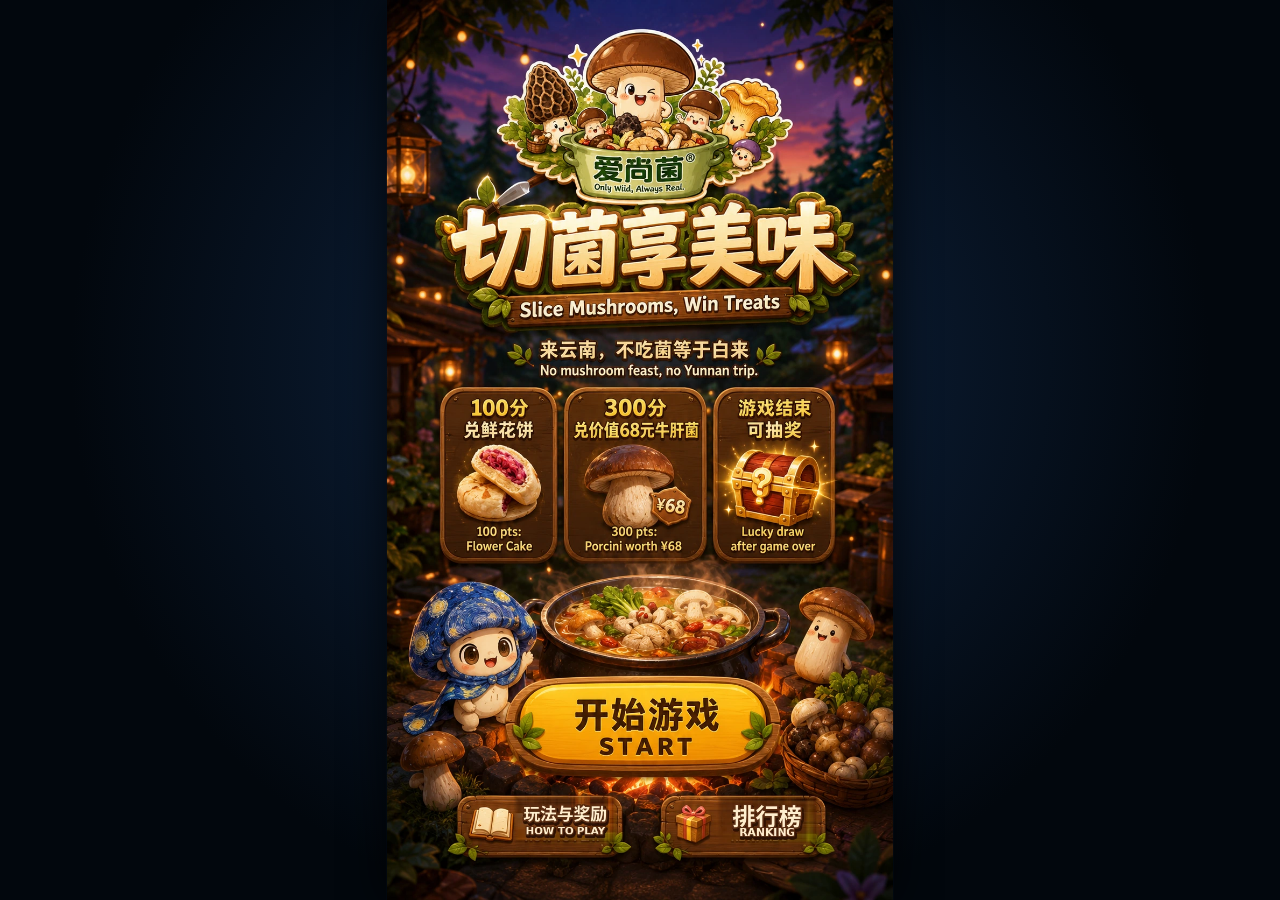
<file: index.html>
<!doctype html>
<html lang="zh-CN">
<head>
  <meta charset="utf-8" />
  <meta name="viewport" content="width=device-width,initial-scale=1,maximum-scale=1,user-scalable=no,viewport-fit=cover" />
  <meta name="theme-color" content="#081526" />
  <title>爱尚菌·切菌子享美味</title>
  <link rel="stylesheet" href="style.css" />
</head>
<body>
  <main id="app" aria-label="爱尚菌切菌子享美味小游戏">
    <section id="stage">
      <div id="loading" class="screen active loading-screen" aria-live="polite">
        <div class="loading-shade"></div>
        <div class="loading-card">
          <div class="loading-logo">爱尚菌</div>
          <div class="loading-title">切菌子享美味</div>
          <div class="loading-copy">来云南，不吃菌等于白来！</div>
          <div class="loading-bar"><i></i></div>
          <div class="loading-tip">菌子正在排队登场……</div>
        </div>
      </div>

      <div id="home" class="screen image-screen" style="--bg:url('assets/home.webp')">
        <button class="hotspot home-start" data-action="start" aria-label="开始游戏"></button>
        <button class="hotspot home-rules" data-action="rules" aria-label="玩法与奖励"></button>
        <button class="hotspot home-ranking" data-action="ranking" aria-label="排行榜"></button>
      </div>

      <div id="rules" class="screen image-screen" style="--bg:url('assets/rules.webp')">
        <button class="hotspot rules-start" data-action="start" aria-label="开始挑战"></button>
        <button class="back-pill" data-action="home" aria-label="返回首页">‹</button>
      </div>

      <div id="game" class="screen image-screen game-screen" style="--bg:url('assets/game_dynamic.webp')">
        <canvas id="gameCanvas" width="941" height="1672" aria-label="切菌游戏区域"></canvas>
        <div class="hud hud-level"><span>关卡</span><b id="hudLevel">1</b></div>
        <div class="hud hud-score"><span>分数</span><b id="hudScore">0</b></div>
        <div class="hud hud-time"><span>时间</span><b id="hudTime">0:25</b></div>
        <button class="pause-button" data-action="pause" aria-label="暂停游戏">Ⅱ</button>
        <div id="levelToast" class="level-toast"></div>
        <div id="comboToast" class="combo-toast"></div>
        <div id="poisonDance" class="poison-dance" aria-hidden="true">
          <div class="dance-mushroom">🍄</div>
          <strong>哎呀！中毒了！</strong>
          <span>蘑菇小人开始乱舞，撑住！</span>
        </div>
        <div id="pausePanel" class="modal hidden">
          <div class="wood-modal compact">
            <h2>游戏暂停</h2>
            <p>好菌不会跑，稳住再切。</p>
            <button data-action="resume">继续游戏</button>
            <button class="secondary" data-action="home">返回首页</button>
          </div>
        </div>
        <div id="levelPanel" class="modal hidden">
          <div class="wood-modal">
            <h2 id="levelPanelTitle">过关成功！</h2>
            <p id="levelPanelText">你又切对了一波云南好菌！</p>
            <dl>
              <div><dt>本关得分</dt><dd id="roundScore">0</dd></div>
              <div><dt>累计得分</dt><dd id="totalScore">0</dd></div>
              <div><dt>当前头衔</dt><dd id="currentTitle">菌子小白</dd></div>
            </dl>
            <button id="levelDrawButton" class="is-hidden" data-action="draw">立即抽奖</button>
            <button id="continueButton" data-action="continue">继续闯关</button>
          </div>
        </div>
      </div>

      <div id="result" class="screen image-screen result-screen result-restored" style="--bg:url('assets/result_partial.webp')">
        <div class="result-score-live" id="resultScore" aria-label="本局得分">0</div>
        <div id="resultStatus" class="result-status-live" aria-label="闯关结果">
          <span class="result-laurel result-laurel-left" aria-hidden="true"></span>
          <span class="result-status-copy">
            <strong id="resultStatusCn">挑战完成</strong>
            <em id="resultStatusEn">Challenge Complete</em>
          </span>
          <span class="result-laurel result-laurel-right" aria-hidden="true"></span>
        </div>

        <div id="flowerRewardBadge" class="reward-state-badge reward-flower locked" aria-live="polite">
          <strong>未中奖</strong><span>NOT YET　🔒</span>
        </div>
        <div id="mushroomRewardBadge" class="reward-state-badge reward-mushroom locked" aria-live="polite">
          <strong>未中奖</strong><span>NOT YET　🔒</span>
        </div>

        <button class="hotspot result-draw" data-action="draw" aria-label="每日抽奖"></button>
        <div id="drawStatus" class="draw-status" aria-live="polite">今日剩余 3 次</div>
        <button class="hotspot result-replay" data-action="result-action" aria-label="再玩一次"></button>
        <div id="resultClaimCode" class="result-claim-code" aria-label="领取码"></div>
        <button class="hotspot result-reward-card" data-action="claim" aria-label="查看兑奖信息"></button>
        <div id="claimPanel" class="modal hidden">
          <div class="wood-modal claim-modal">
            <h2>截图到店兑换</h2>
            <p id="claimCopy">可兑换鲜花饼 1 份。</p>
            <div class="claim-code">截图编号：<b id="claimCode">ASJ-000000</b></div>
            <small>奖品不可折现、不可转让；每位用户每项奖品限领取一次。具体以门店活动规则为准。</small>
            <button data-action="close-claim">我知道了</button>
          </div>
        </div>
      </div>

        <div id="drawPanel" class="modal hidden">
          <div class="wood-modal prize-modal">
            <div id="prizeIcon" class="prize-icon">🎁</div>
            <h2 id="drawTitle">每日幸运抽奖</h2>
            <p id="drawCopy">完成第一关后，每人每天可抽奖 3 次。</p>
            <div id="rewardCodeBox" class="code-box is-hidden">兑奖码：<b id="rewardCode">ASJ000000</b></div>
            <button id="drawCloseButton" data-action="close-draw">我知道了</button>
          </div>
        </div>
      <div id="ranking" class="screen ranking-screen">
        <div class="ranking-backdrop"></div>
        <div class="ranking-board">
          <div class="ranking-mascot" aria-hidden="true">🍄</div>
          <div class="ranking-brand">爱尚菌 · 菌子挑战赛</div>
          <h1>菌子挑战展示榜</h1>
          <div class="ranking-subtitle">MUSHROOM CHALLENGE RANKING</div>

          <div class="ranking-tabs" role="tablist" aria-label="排行榜分类">
            <button class="active" data-rank-tab="today" role="tab">今日展示榜</button>
            <button data-rank-tab="week" role="tab">本周展示榜</button>
            <button data-rank-tab="mine" role="tab">我的成绩</button>
          </div>

          <section class="ranking-panel active" data-rank-panel="today">
            <div class="ranking-prize"><b>日榜前5</b><span>展示赢100元抵扣券</span></div>
            <ol class="ranking-list">
              <li><i>1</i><span class="rank-avatar">👑</span><strong>云南菌王</strong><b>986</b></li>
              <li><i>2</i><span class="rank-avatar">🍄</span><strong>鲜味猎手</strong><b>875</b></li>
              <li><i>3</i><span class="rank-avatar">🌿</span><strong>菌菇达人</strong><b>768</b></li>
              <li><i>4</i><span class="rank-avatar">🥣</span><strong>小菌仔</strong><b>695</b></li>
              <li><i>5</i><span class="rank-avatar">🌲</span><strong>山林吃货</strong><b>642</b></li>
            </ol>
          </section>

          <section class="ranking-panel" data-rank-panel="week">
            <div class="ranking-prize"><b>周榜前3</b><span>展示赢300元抵扣券</span></div>
            <ol class="ranking-list week-list">
              <li><i>1</i><span class="rank-avatar">👑</span><strong>云南菌神</strong><b>1568</b></li>
              <li><i>2</i><span class="rank-avatar">⭐</span><strong>菌王挑战者</strong><b>1420</b></li>
              <li><i>3</i><span class="rank-avatar">🍄</span><strong>爱尚菌高手</strong><b>1288</b></li>
            </ol>
          </section>

          <section class="ranking-panel" data-rank-panel="mine">
            <div class="my-rank-card">
              <div class="my-rank-title">我的挑战成绩</div>
              <dl>
                <div><dt>本次得分</dt><dd id="myCurrentScore">0分</dd></div>
                <div><dt>最佳成绩</dt><dd id="myBestScore">0分</dd></div>
                <div><dt>当前头衔</dt><dd id="myRankTitle">菌子小白</dd></div>
                <div><dt>挑战参考排名</dt><dd id="myReferenceRank">--</dd></div>
              </dl>
              <p>再切一局，刷新你的最佳成绩！</p>
            </div>
          </section>

          <p class="ranking-note">排行榜与奖励为活动展示效果，请以门店活动规则为准。</p>
          <button class="ranking-home" data-action="home">返回首页</button>
        </div>
      </div>
    </section>
  </main>
  <script src="app.js"></script>
  <!-- 51.la 访问统计（comId=3141337） -->
  <script charset="UTF-8" id="LA_COLLECT" src="//sdk.51.la/js-sdk-pro.min.js"></script>
  <script>LA.init({ id: "3PzffqBAC9Uxqbkf", ck: "3PzffqBAC9Uxqbkf", hashMode: true });</script>
</body>
</html>
</file>
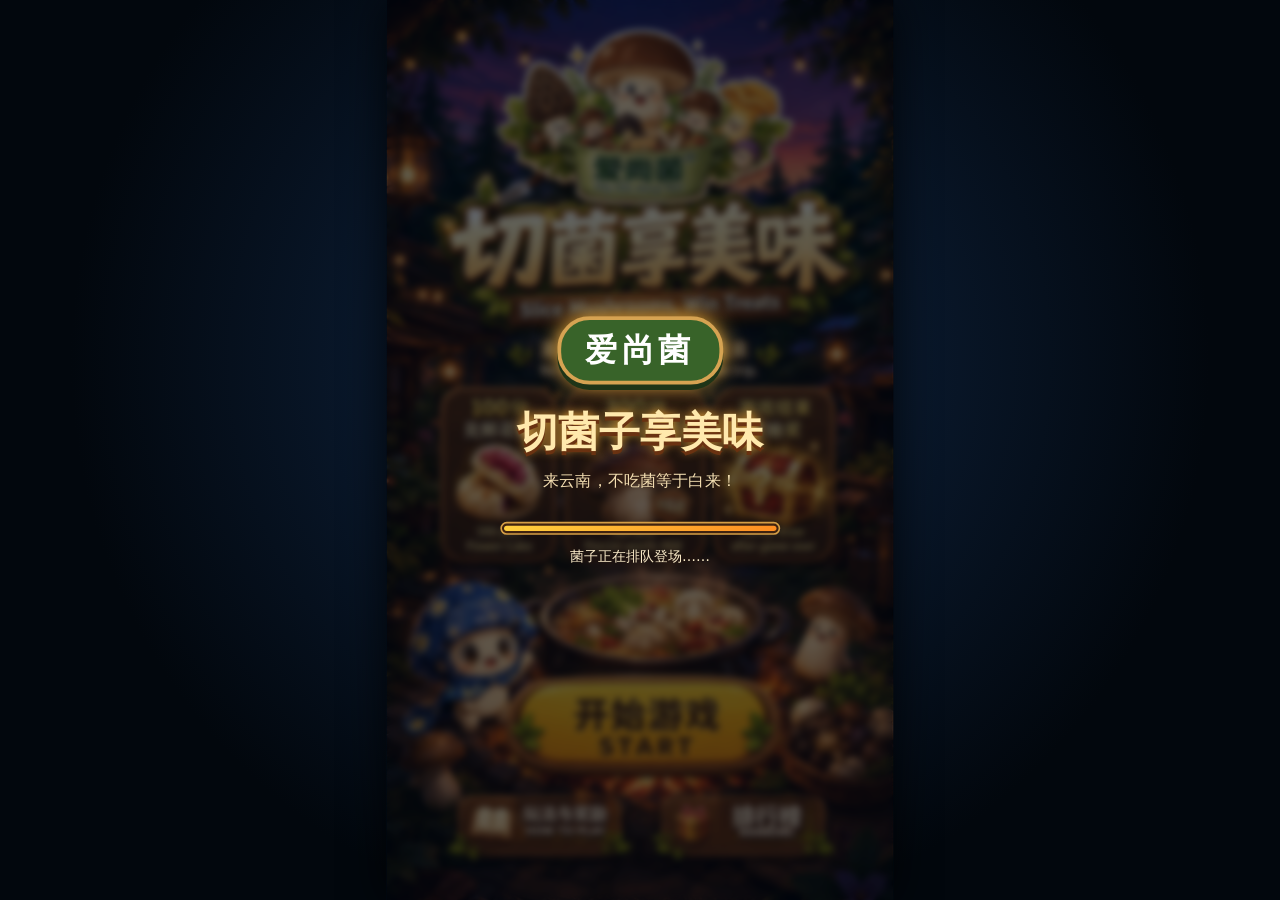
<file: preview_mushrooms.html>
<!doctype html>
<html lang="zh-CN">
<head>
  <meta charset="utf-8" />
  <meta name="viewport" content="width=device-width,initial-scale=1,maximum-scale=1,user-scalable=no,viewport-fit=cover" />
  <meta name="theme-color" content="#081526" />
  <title>爱尚菌·切菌子享美味</title>
  <link rel="stylesheet" href="style.css" />
</head>
<body>
  <main id="app" aria-label="爱尚菌切菌子享美味小游戏">
    <section id="stage">
      <div id="loading" class="screen active loading-screen" aria-live="polite">
        <div class="loading-shade"></div>
        <div class="loading-card">
          <div class="loading-logo">爱尚菌</div>
          <div class="loading-title">切菌子享美味</div>
          <div class="loading-copy">来云南，不吃菌等于白来！</div>
          <div class="loading-bar"><i></i></div>
          <div class="loading-tip">菌子正在排队登场……</div>
        </div>
      </div>

      <div id="home" class="screen image-screen" style="--bg:url('assets/home.webp')">
        <button class="hotspot home-start" data-action="start" aria-label="开始游戏"></button>
        <button class="hotspot home-rules" data-action="rules" aria-label="玩法与奖励"></button>
        <button class="hotspot home-ranking" data-action="ranking" aria-label="排行榜"></button>
      </div>

      <div id="rules" class="screen image-screen" style="--bg:url('assets/rules.webp')">
        <button class="hotspot rules-start" data-action="start" aria-label="开始挑战"></button>
        <button class="back-pill" data-action="home" aria-label="返回首页">‹</button>
      </div>

      <div id="game" class="screen image-screen game-screen" style="--bg:url('assets/game_dynamic.webp')">
        <canvas id="gameCanvas" width="941" height="1672" aria-label="切菌游戏区域"></canvas>
        <div class="hud hud-level"><span>关卡</span><b id="hudLevel">1</b></div>
        <div class="hud hud-score"><span>分数</span><b id="hudScore">0</b></div>
        <div class="hud hud-time"><span>时间</span><b id="hudTime">0:25</b></div>
        <button class="pause-button" data-action="pause" aria-label="暂停游戏">Ⅱ</button>
        <div id="levelToast" class="level-toast"></div>
        <div id="comboToast" class="combo-toast"></div>
        <div id="poisonDance" class="poison-dance" aria-hidden="true">
          <div class="dance-mushroom">🍄</div>
          <strong>哎呀！中毒了！</strong>
          <span>蘑菇小人开始乱舞，撑住！</span>
        </div>
        <div id="pausePanel" class="modal hidden">
          <div class="wood-modal compact">
            <h2>游戏暂停</h2>
            <p>好菌不会跑，稳住再切。</p>
            <button data-action="resume">继续游戏</button>
            <button class="secondary" data-action="home">返回首页</button>
          </div>
        </div>
        <div id="levelPanel" class="modal hidden">
          <div class="wood-modal">
            <h2 id="levelPanelTitle">过关成功！</h2>
            <p id="levelPanelText">你又切对了一波云南好菌！</p>
            <dl>
              <div><dt>本关得分</dt><dd id="roundScore">0</dd></div>
              <div><dt>累计得分</dt><dd id="totalScore">0</dd></div>
              <div><dt>当前头衔</dt><dd id="currentTitle">菌子小白</dd></div>
            </dl>
            <button id="levelDrawButton" class="is-hidden" data-action="draw">立即抽奖</button>
            <button id="continueButton" data-action="continue">继续闯关</button>
          </div>
        </div>
      </div>

      <div id="result" class="screen image-screen result-screen result-restored" style="--bg:url('assets/result_partial.webp')">
        <div class="result-score-live" id="resultScore" aria-label="本局得分">0</div>
        <div id="resultStatus" class="result-status-live" aria-label="闯关结果">
          <span class="result-laurel result-laurel-left" aria-hidden="true"></span>
          <span class="result-status-copy">
            <strong id="resultStatusCn">挑战完成</strong>
            <em id="resultStatusEn">Challenge Complete</em>
          </span>
          <span class="result-laurel result-laurel-right" aria-hidden="true"></span>
        </div>

        <div id="flowerRewardBadge" class="reward-state-badge reward-flower locked" aria-live="polite">
          <strong>未中奖</strong><span>NOT YET　🔒</span>
        </div>
        <div id="mushroomRewardBadge" class="reward-state-badge reward-mushroom locked" aria-live="polite">
          <strong>未中奖</strong><span>NOT YET　🔒</span>
        </div>

        <button class="hotspot result-draw" data-action="draw" aria-label="每日抽奖"></button>
        <div id="drawStatus" class="draw-status" aria-live="polite">今日剩余 3 次</div>
        <button class="hotspot result-replay" data-action="result-action" aria-label="再玩一次"></button>
        <button class="hotspot result-reward-card" data-action="claim" aria-label="查看兑奖信息"></button>
        <div id="claimPanel" class="modal hidden">
          <div class="wood-modal claim-modal">
            <h2>截图到店兑换</h2>
            <p id="claimCopy">可兑换鲜花饼 1 份。</p>
            <div class="claim-code">截图编号：<b id="claimCode">ASJ-000000</b></div>
            <small>奖品不可折现、不可转让；每位用户每项奖品限领取一次。具体以门店活动规则为准。</small>
            <button data-action="close-claim">我知道了</button>
          </div>
        </div>
      </div>

        <div id="drawPanel" class="modal hidden">
          <div class="wood-modal prize-modal">
            <div id="prizeIcon" class="prize-icon">🎁</div>
            <h2 id="drawTitle">每日幸运抽奖</h2>
            <p id="drawCopy">完成第一关后，每人每天可抽奖 3 次。</p>
            <div id="rewardCodeBox" class="code-box is-hidden">兑奖码：<b id="rewardCode">ASJ000000</b></div>
            <small class="draw-rule">中奖概率为 1%，奖品为 100 元抵扣券。使用规则以门店活动说明为准。</small>
            <button id="drawCloseButton" data-action="close-draw">我知道了</button>
          </div>
        </div>
      <div id="ranking" class="screen ranking-screen">
        <div class="ranking-backdrop"></div>
        <div class="ranking-board">
          <div class="ranking-mascot" aria-hidden="true">🍄</div>
          <div class="ranking-brand">爱尚菌 · 菌子挑战赛</div>
          <h1>菌子挑战展示榜</h1>
          <div class="ranking-subtitle">MUSHROOM CHALLENGE RANKING</div>

          <div class="ranking-tabs" role="tablist" aria-label="排行榜分类">
            <button class="active" data-rank-tab="today" role="tab">今日展示榜</button>
            <button data-rank-tab="week" role="tab">本周展示榜</button>
            <button data-rank-tab="mine" role="tab">我的成绩</button>
          </div>

          <section class="ranking-panel active" data-rank-panel="today">
            <div class="ranking-prize"><b>日榜前5</b><span>展示赢100元抵扣券</span></div>
            <ol class="ranking-list">
              <li><i>1</i><span class="rank-avatar">👑</span><strong>云南菌王</strong><b>986</b></li>
              <li><i>2</i><span class="rank-avatar">🍄</span><strong>鲜味猎手</strong><b>875</b></li>
              <li><i>3</i><span class="rank-avatar">🌿</span><strong>菌菇达人</strong><b>768</b></li>
              <li><i>4</i><span class="rank-avatar">🥣</span><strong>小菌仔</strong><b>695</b></li>
              <li><i>5</i><span class="rank-avatar">🌲</span><strong>山林吃货</strong><b>642</b></li>
            </ol>
          </section>

          <section class="ranking-panel" data-rank-panel="week">
            <div class="ranking-prize"><b>周榜前3</b><span>展示赢300元抵扣券</span></div>
            <ol class="ranking-list week-list">
              <li><i>1</i><span class="rank-avatar">👑</span><strong>云南菌神</strong><b>1568</b></li>
              <li><i>2</i><span class="rank-avatar">⭐</span><strong>菌王挑战者</strong><b>1420</b></li>
              <li><i>3</i><span class="rank-avatar">🍄</span><strong>爱尚菌高手</strong><b>1288</b></li>
            </ol>
          </section>

          <section class="ranking-panel" data-rank-panel="mine">
            <div class="my-rank-card">
              <div class="my-rank-title">我的挑战成绩</div>
              <dl>
                <div><dt>本次得分</dt><dd id="myCurrentScore">0分</dd></div>
                <div><dt>最佳成绩</dt><dd id="myBestScore">0分</dd></div>
                <div><dt>当前头衔</dt><dd id="myRankTitle">菌子小白</dd></div>
                <div><dt>挑战参考排名</dt><dd id="myReferenceRank">--</dd></div>
              </dl>
              <p>再切一局，刷新你的最佳成绩！</p>
            </div>
          </section>

          <p class="ranking-note">排行榜与奖励为活动展示效果，请以门店活动规则为准。</p>
          <button class="ranking-home" data-action="home">返回首页</button>
        </div>
      </div>
    </section>
  </main>
  <script src="app.js"></script>
<script>
setTimeout(()=>document.querySelector('[data-action="start"]')?.click(),1400);
</script>
  <!-- 51.la 访问统计（comId=3141337） -->
  <script charset="UTF-8" id="LA_COLLECT" src="//sdk.51.la/js-sdk-pro.min.js"></script>
  <script>LA.init({ id: "3PzffqBAC9Uxqbkf", ck: "3PzffqBAC9Uxqbkf", hashMode: true });</script>
</body>
</html>
</file>
<file: style.css>
:root {
  --w: 941;
  --h: 1672;
  font-family: "PingFang SC", "Microsoft YaHei", system-ui, sans-serif;
  color: #fff;
  background: #02070d;
}
* { box-sizing: border-box; -webkit-tap-highlight-color: transparent; }
html, body { width: 100%; height: 100%; margin: 0; overflow: hidden; background: #02070d; }
button { font: inherit; }
#app { position: fixed; inset: 0; overflow: hidden; background: radial-gradient(circle at 50% 40%, #102746, #02070d 68%); }
#stage {
  position: absolute; left: 50%; top: 50%; width: 941px; height: 1672px;
  transform-origin: 50% 50%; overflow: hidden; background: #071424;
  box-shadow: 0 0 80px rgba(0,0,0,.8);
}
.screen { position: absolute; inset: 0; display: none; overflow: hidden; }
.screen.active { display: block; }
.image-screen { background-image: var(--bg); background-size: 100% 100%; background-repeat: no-repeat; }
.hotspot { position: absolute; border: 0; background: transparent; cursor: pointer; }
.hotspot:active { background: rgba(255, 225, 89, .08); }

.loading-screen { background-image: url('assets/home.webp'); background-size: cover; background-position: center; }
.loading-shade { position: absolute; inset: 0; background: rgba(1,8,18,.62); backdrop-filter: blur(7px); }
.loading-card { position: absolute; left: 50%; top: 49%; width: 650px; transform: translate(-50%,-50%); text-align: center; }
.loading-logo { display: inline-block; padding: 16px 45px; border: 7px solid #d6a352; border-radius: 60px; background: #386329; box-shadow: 0 10px 0 #1e3517, 0 0 40px #ffbc3f; font-size: 60px; font-weight: 900; letter-spacing: 8px; }
.loading-title { margin-top: 38px; font-size: 76px; font-weight: 900; color: #ffe9ad; text-shadow: 0 7px 0 #6a3211, 0 0 20px #ffb33c; }
.loading-copy { margin-top: 18px; font-size: 30px; color: #f4dfb2; }
.loading-bar { width: 520px; height: 24px; margin: 55px auto 22px; padding: 4px; border: 3px solid #d59e45; border-radius: 20px; background: #40230f; overflow: hidden; }
.loading-bar i { display: block; width: 0; height: 100%; border-radius: 20px; background: linear-gradient(90deg,#ffcf3d,#ff8e21); animation: loading 1.2s ease forwards; }
.loading-tip { font-size: 26px; color: #f9eac8; }
@keyframes loading { to { width: 100%; } }

.home-start { left: 213px; top: 1252px; width: 515px; height: 160px; border-radius: 80px; }
.home-rules { left: 106px; top: 1450px; width: 335px; height: 150px; border-radius: 28px; }
.home-ranking { left: 505px; top: 1450px; width: 335px; height: 150px; border-radius: 28px; }
.rules-draw-note {
  position:absolute; z-index:4; left:606px; top:1262px; width:270px; height:132px;
  display:flex; flex-direction:column; align-items:center; justify-content:center;
  border:4px solid #a96b2d; border-radius:22px; background:linear-gradient(180deg,#f5dfad,#d9b57c);
  color:#4b260f; text-align:center; box-shadow:inset 0 0 0 2px rgba(255,247,207,.7),0 5px 0 rgba(78,35,12,.5); pointer-events:none;
}
.rules-draw-note strong { font-size:28px; line-height:1.1; font-weight:1000; }
.rules-draw-note span { margin-top:7px; font-size:22px; line-height:1.1; font-weight:900; }
.rules-draw-note em { margin-top:8px; color:#a92e18; font-size:20px; line-height:1.15; font-style:normal; font-weight:1000; }
.rules-start { left: 223px; top: 1462px; width: 500px; height: 135px; border-radius: 70px; }
.back-pill { position: absolute; z-index: 5; left: 24px; top: 38px; width: 72px; height: 72px; border: 3px solid #f5c66a; border-radius: 50%; background: rgba(45,24,11,.88); color: #fff2c5; font-size: 58px; line-height: 58px; box-shadow: 0 4px 16px rgba(0,0,0,.35); }

#gameCanvas { position: absolute; inset: 0; width: 941px; height: 1672px; touch-action: none; cursor: crosshair; }
.hud {
  position:absolute; z-index:6; pointer-events:none;
  display:flex; align-items:center; justify-content:center;
  height:auto; padding:0; margin:0;
  background:none !important; border:0 !important; border-radius:0 !important;
  box-shadow:none !important; overflow:visible;
  font-variant-numeric:tabular-nums;
}
.hud span { display:none; }
.hud b {
  display:block; width:100%; margin:0; padding:0;
  text-align:center; white-space:nowrap;
  font-family:"Arial Black","DejaVu Sans","PingFang SC","Microsoft YaHei",sans-serif;
  font-style:normal; font-weight:900; letter-spacing:-1px;
}
/* Values are drawn directly into the original artwork slots; no extra cards or cover layers. */
.hud-level { left:139px; top:43px; width:43px; height:70px; }
.hud-level b {
  font-size:58px; line-height:70px; letter-spacing:-4px;
  background:linear-gradient(180deg,#fff1a0 0%,#ffd24b 42%,#f4a70e 100%);
  -webkit-background-clip:text; background-clip:text;
  color:transparent; -webkit-text-fill-color:transparent;
  -webkit-text-stroke:1.8px #672906;
  filter:drop-shadow(0 3px 0 #5a2104) drop-shadow(0 5px 2px rgba(24,8,1,.75));
}
.hud-score { left:326px; top:47px; width:92px; height:62px; }
.hud-score b {
  font-size:45px; line-height:62px; letter-spacing:-2px;
  color:#fffdf1; -webkit-text-fill-color:#fffdf1;
  -webkit-text-stroke:1.35px #2a1005;
  text-shadow:0 3px 0 #291005,0 5px 3px rgba(0,0,0,.65);
}
.hud-time { left:782px; top:49px; width:83px; height:58px; }
.hud-time b {
  font-size:34px; line-height:58px; letter-spacing:-1.4px;
  color:#fffdf1; -webkit-text-fill-color:#fffdf1;
  -webkit-text-stroke:1.15px #2a1005;
  text-shadow:0 3px 0 #291005,0 4px 3px rgba(0,0,0,.65);
}
.pause-button { position:absolute; z-index:8; right:29px; top:44px; width:74px; height:74px; border:0; border-radius:50%; background:transparent; color:transparent; cursor:pointer; }
.level-toast { position:absolute; z-index:7; top:210px; left:50%; transform:translateX(-50%) scale(.85); padding:20px 42px; border:5px solid #e0aa4f; border-radius:24px; background:linear-gradient(#573018,#2d160a); color:#fff0b1; font-size:32px; font-weight:900; opacity:0; transition:.25s; text-shadow:0 3px 0 #2e1206; }
.level-toast.show { opacity:1; transform:translateX(-50%) scale(1); }
.combo-toast { position:absolute; z-index:7; top:430px; left:50%; transform:translateX(-50%) scale(.6); font-size:58px; font-weight:1000; color:#ffe569; text-shadow:0 5px 0 #812d0b,0 0 18px #ff8e18; opacity:0; transition:.16s; }
.combo-toast.show { opacity:1; transform:translateX(-50%) scale(1); }
.poison-dance { display:none; position:absolute; z-index:9; left:50%; top:48%; width:590px; height:390px; transform:translate(-50%,-50%); border:8px solid rgba(177,104,255,.8); border-radius:55px; background:radial-gradient(circle,rgba(105,36,137,.82),rgba(43,8,68,.68)); text-align:center; box-shadow:0 0 70px #a63cff; backdrop-filter:blur(2px); pointer-events:none; }
.poison-dance.active { display:block; animation:wobble .25s linear infinite alternate; }
.poison-dance .dance-mushroom { font-size:170px; margin-top:22px; filter:drop-shadow(0 0 14px #d96cff); }
.poison-dance strong { display:block; font-size:52px; color:#fff09a; text-shadow:0 4px 0 #5e173a; }
.poison-dance span { display:block; margin-top:12px; font-size:26px; color:white; }
@keyframes wobble { from { transform:translate(-52%,-50%) rotate(-3deg); } to { transform:translate(-48%,-50%) rotate(3deg); } }

.modal { position:absolute; z-index:20; inset:0; display:grid; place-items:center; background:rgba(4,9,15,.64); backdrop-filter:blur(4px); }
.modal.hidden { display:none; }
.wood-modal { width:700px; padding:56px 54px 48px; border:12px solid #a76728; border-radius:40px; background:linear-gradient(180deg,#6b3c1e,#3b1e0f); color:#fff1ca; text-align:center; box-shadow:inset 0 0 0 5px #e4af55,0 30px 80px rgba(0,0,0,.55); }
.wood-modal.compact { width:610px; }
.wood-modal h2 { margin:0 0 18px; font-size:62px; color:#ffe3a2; text-shadow:0 5px 0 #431806; }
.wood-modal p { margin:0 0 30px; font-size:29px; line-height:1.5; }
.wood-modal dl { margin:25px 0 38px; padding:20px 0; border-top:2px solid #9e6b3b; border-bottom:2px solid #9e6b3b; }
.wood-modal dl div { display:flex; justify-content:space-between; padding:12px 35px; font-size:28px; }
.wood-modal dd { margin:0; color:#ffe360; font-weight:900; }
.wood-modal button, .reward-board button { min-width:360px; padding:22px 38px; border:6px solid #e6a93c; border-radius:55px; background:linear-gradient(#ffd95b,#f39b19); color:#3b2008; font-size:36px; font-weight:1000; box-shadow:0 7px 0 #8c4b0f; }
.wood-modal button.secondary { margin-top:25px; border-color:#799345; background:linear-gradient(#a8cc58,#5f8a2e); box-shadow:0 7px 0 #284a18; color:white; }

.result-screen { --bg:url('assets/result_partial.webp'); }

/* V18: preserve the original result artwork and interactions.
   Only the baked-in score number is cleared from the artwork so the real game score can appear in its original position. */
.result-screen.result-restored .result-status-live,
.result-screen.result-restored .reward-state-badge {
  display:none !important;
}
.result-screen.result-restored .result-score-live {
  display:flex !important;
}
.result-score-live {
  position:absolute; z-index:4; left:218px; top:384px; width:232px; height:94px;
  display:flex; align-items:center; justify-content:center; overflow:visible;
  background:transparent; border:0;
  font-family:"Arial Black","DejaVu Sans",sans-serif;
  font-size:96px; line-height:.92; font-weight:900; letter-spacing:-7px;
  background-image:linear-gradient(180deg,#fff1c3 0%,#ffdfa0 45%,#f6a72c 100%);
  -webkit-background-clip:text; background-clip:text; color:transparent; -webkit-text-fill-color:transparent;
  -webkit-text-stroke:2px #5b2507;
  filter:drop-shadow(0 4px 0 #7a3409) drop-shadow(0 8px 3px rgba(32,11,2,.72));
}
.result-status-live {
  position:absolute; z-index:4; left:515px; top:383px; width:235px; height:91px;
  display:flex; align-items:center; justify-content:center;
  background:transparent; border:0; text-align:center; pointer-events:none;
}
.result-status-copy { display:flex; width:100%; flex-direction:column; align-items:center; justify-content:center; }
.result-status-copy strong {
  display:block; white-space:nowrap;
  font-family:"Noto Sans CJK SC","PingFang SC","Microsoft YaHei",sans-serif;
  font-size:43px; line-height:1; font-weight:900; letter-spacing:0;
  background-image:linear-gradient(180deg,#d9f57d 0%,#a6d747 45%,#75ad20 100%);
  -webkit-background-clip:text; background-clip:text; color:transparent; -webkit-text-fill-color:transparent;
  -webkit-text-stroke:1.2px #304c0c;
  filter:drop-shadow(0 2px 0 #38540f) drop-shadow(0 4px 3px rgba(17,31,4,.78));
}
.result-status-copy em {
  display:block; margin-top:8px; white-space:nowrap;
  color:#a7db4a; font-family:"Trebuchet MS","DejaVu Sans",Arial,sans-serif;
  font-size:19px; line-height:1; font-style:normal; font-weight:900; letter-spacing:-.5px;
  -webkit-text-stroke:.45px #34510d; text-shadow:0 2px 0 #243b08,0 3px 4px rgba(0,0,0,.58);
}
.result-status-live.failed .result-status-copy strong {
  background-image:linear-gradient(180deg,#fff0a4 0%,#ffd55d 50%,#ed9b22 100%);
  -webkit-text-stroke:1.2px #6d2b07; filter:drop-shadow(0 2px 0 #6d2b07) drop-shadow(0 4px 3px rgba(40,10,2,.75));
}
.result-status-live.failed .result-status-copy em { color:#ffd978; -webkit-text-stroke:.45px #6d2b07; }
.reward-state-badge { position:absolute; z-index:5; top:727px; width:252px; height:78px; display:flex; flex-direction:column; align-items:center; justify-content:center; border:4px solid #595959; border-radius:14px; background:linear-gradient(180deg,#5c5a57,#292927); color:#f3eee5; box-shadow:inset 0 0 0 2px rgba(255,255,255,.16),0 5px 0 rgba(38,20,8,.78); text-shadow:0 3px 0 rgba(0,0,0,.75); pointer-events:none; }
.reward-state-badge strong { font-size:31px; line-height:1; font-weight:1000; }
.reward-state-badge span { margin-top:4px; font-size:20px; line-height:1; font-weight:900; letter-spacing:.5px; }
.reward-state-badge.won { border-color:#42691b; background:linear-gradient(180deg,#759932,#365f18); color:#fffbe7; }
.reward-state-badge.won span { color:#fffbd2; }
.reward-flower { left:210px; }
.reward-mushroom { left:508px; }
.draw-rule-copy {
  position:absolute; z-index:5; left:352px; top:845px; width:333px; height:132px;
  display:flex; flex-direction:column; align-items:center; justify-content:center;
  border-radius:18px; background:linear-gradient(180deg,rgba(92,49,23,.98),rgba(55,27,12,.98));
  box-shadow:inset 0 0 0 2px rgba(225,167,82,.42); text-align:center; pointer-events:none;
}
.draw-rule-copy strong { color:#fff1c4; font-size:24px; line-height:1.25; font-weight:1000; text-shadow:0 3px 0 #271006; }
.draw-rule-copy span { margin-top:7px; color:#ffd74e; font-size:25px; line-height:1.2; font-weight:1000; text-shadow:0 3px 0 #642506; }
.draw-rule-copy em { margin-top:7px; color:#e8ceb0; font-size:18px; line-height:1.1; font-style:normal; font-weight:800; }
.result-draw { left:340px; top:994px; width:310px; height:92px; border-radius:50px; }
/* Draw state is baked into the original result artwork. No replacement button or styled overlay. */
.draw-status { display:none !important; }
.prize-modal .draw-rule { display:block; margin:-8px 0 30px; font-size:21px; line-height:1.55; color:#e8d4b5; }
.is-hidden { display:none !important; }
.result-replay { left:70px; top:1507px; width:310px; height:110px; border-radius:30px; }
.result-reward-card { left:171px; top:1080px; width:610px; height:335px; }
/* V19: code text is rendered directly inside the original UI's blank redemption-code field. */
.result-claim-code {
  position:absolute; z-index:6; left:486px; top:1302px; width:210px; height:37px;
  display:flex; align-items:center; justify-content:center; overflow:hidden;
  background:transparent; border:0; color:#5b2d13; pointer-events:none;
  font-family:"Arial Black","DejaVu Sans","PingFang SC","Microsoft YaHei",sans-serif;
  font-size:20px; line-height:1; font-weight:900; letter-spacing:.3px; white-space:nowrap;
  text-shadow:0 1px 0 rgba(255,238,190,.65);
}
.prize-modal .prize-icon { font-size:120px; }
.code-box,.claim-code { margin:25px auto 34px; padding:20px; border:3px dashed #e8bb68; border-radius:18px; background:#2b170d; font-size:27px; }
.claim-modal small { display:block; margin:12px 0 28px; font-size:22px; line-height:1.5; color:#e5ceb0; }

.ranking-screen { background:url('assets/home.webp') center/cover; }
.ranking-backdrop { position:absolute; inset:0; background:rgba(3,10,18,.76); backdrop-filter:blur(8px); }
.ranking-board {
  position:absolute; left:58px; right:58px; top:72px; bottom:62px; padding:48px 44px 34px;
  border:12px solid #9b5c25; border-radius:48px;
  background:linear-gradient(180deg,rgba(100,55,25,.98),rgba(43,22,11,.99));
  box-shadow:inset 0 0 0 5px #e1ad55, inset 0 0 60px rgba(20,8,3,.8), 0 25px 65px rgba(0,0,0,.68); text-align:center;
}
.ranking-mascot { position:absolute; left:38px; top:25px; width:98px; height:98px; display:grid; place-items:center; border:5px solid #dca44f; border-radius:50%; background:#355f27; font-size:54px; box-shadow:0 6px 0 #203914; }
.ranking-brand { display:inline-block; padding:11px 28px; border-radius:28px; background:#3e702b; color:#fff5c5; font-size:24px; font-weight:900; }
.ranking-board h1 { margin:22px 0 2px; font-size:58px; line-height:1.15; color:#ffe3a2; text-shadow:0 5px 0 #481a06; }
.ranking-subtitle { font-size:20px; font-weight:900; letter-spacing:2px; color:#d8bd8d; }
.ranking-tabs { display:grid; grid-template-columns:1fr 1fr 1fr; gap:10px; margin:30px 0 26px; padding:8px; border:4px solid #8b4b1d; border-radius:28px; background:#2e160b; }
.ranking-tabs button { min-width:0; padding:17px 6px; border:0; border-radius:19px; background:transparent; color:#d7bc91; font-size:24px; font-weight:900; cursor:pointer; }
.ranking-tabs button.active { background:linear-gradient(#ffd760,#ed9a1d); color:#3b2008; box-shadow:0 5px 0 #8a480f; }
.ranking-panel { display:none; }
.ranking-panel.active { display:block; }
.ranking-prize { display:flex; align-items:center; justify-content:center; gap:20px; margin-bottom:19px; padding:14px 18px; border:3px solid #d29a45; border-radius:20px; background:rgba(50,102,36,.72); color:#fff2c0; }
.ranking-prize b { font-size:29px; color:#ffe35c; }
.ranking-prize span { font-size:23px; font-weight:800; }
.ranking-list { margin:0; padding:0; list-style:none; }
.ranking-list li { display:grid; grid-template-columns:66px 66px 1fr 118px; align-items:center; min-height:105px; margin:12px 0; padding:8px 22px 8px 12px; border:4px solid #b77b39; border-radius:24px; background:linear-gradient(90deg,#f8e2af,#d6ad73); color:#3c210e; box-shadow:0 6px 0 #55280f; text-align:left; }
.ranking-list li:nth-child(1) { border-color:#ffcf3c; background:linear-gradient(90deg,#fff0a8,#e7b84a); }
.ranking-list li:nth-child(2) { border-color:#d8d3c5; }
.ranking-list li:nth-child(3) { border-color:#c98645; }
.ranking-list i { font-style:normal; font-size:37px; font-weight:1000; text-align:center; color:#9a3c11; }
.rank-avatar { width:58px; height:58px; display:grid; place-items:center; border:3px solid #90602d; border-radius:50%; background:#fff3d0; font-size:31px; }
.ranking-list strong { padding-left:15px; font-size:29px; }
.ranking-list li>b { text-align:right; font-size:33px; color:#8d320d; }
.week-list li { min-height:145px; margin:23px 0; }
.my-rank-card { margin-top:20px; padding:30px 34px 34px; border:6px solid #cf9141; border-radius:30px; background:linear-gradient(#f5dfae,#d4ad75); color:#3d210d; box-shadow:0 8px 0 #57290f; }
.my-rank-title { display:inline-block; margin-bottom:18px; padding:12px 30px; border-radius:24px; background:#3f712d; color:#fff3bf; font-size:31px; font-weight:1000; }
.my-rank-card dl { margin:0; }
.my-rank-card dl div { display:flex; justify-content:space-between; align-items:center; padding:22px 15px; border-bottom:2px dashed #af7c40; font-size:28px; }
.my-rank-card dl div:last-child { border-bottom:0; }
.my-rank-card dt { font-weight:800; }
.my-rank-card dd { margin:0; color:#963709; font-size:31px; font-weight:1000; }
.my-rank-card p { margin:26px 0 0; font-size:24px; font-weight:800; color:#5d3519; }
.ranking-note { position:absolute; left:65px; right:65px; bottom:126px; margin:0; font-size:19px; line-height:1.4; color:#d7c19e; }
.ranking-home { position:absolute; left:50%; bottom:35px; transform:translateX(-50%); min-width:310px; padding:17px 35px; border:5px solid #e4aa43; border-radius:45px; background:linear-gradient(#ffd85c,#ef9b1c); color:#3b2008; font-size:30px; font-weight:1000; box-shadow:0 6px 0 #80420d; cursor:pointer; }

@media (prefers-reduced-motion: reduce) { * { animation-duration:.01ms!important; transition-duration:.01ms!important; } }

#levelPanel .wood-modal button + button { margin-top:25px; }
#levelDrawButton { min-width:420px; }
</file>
